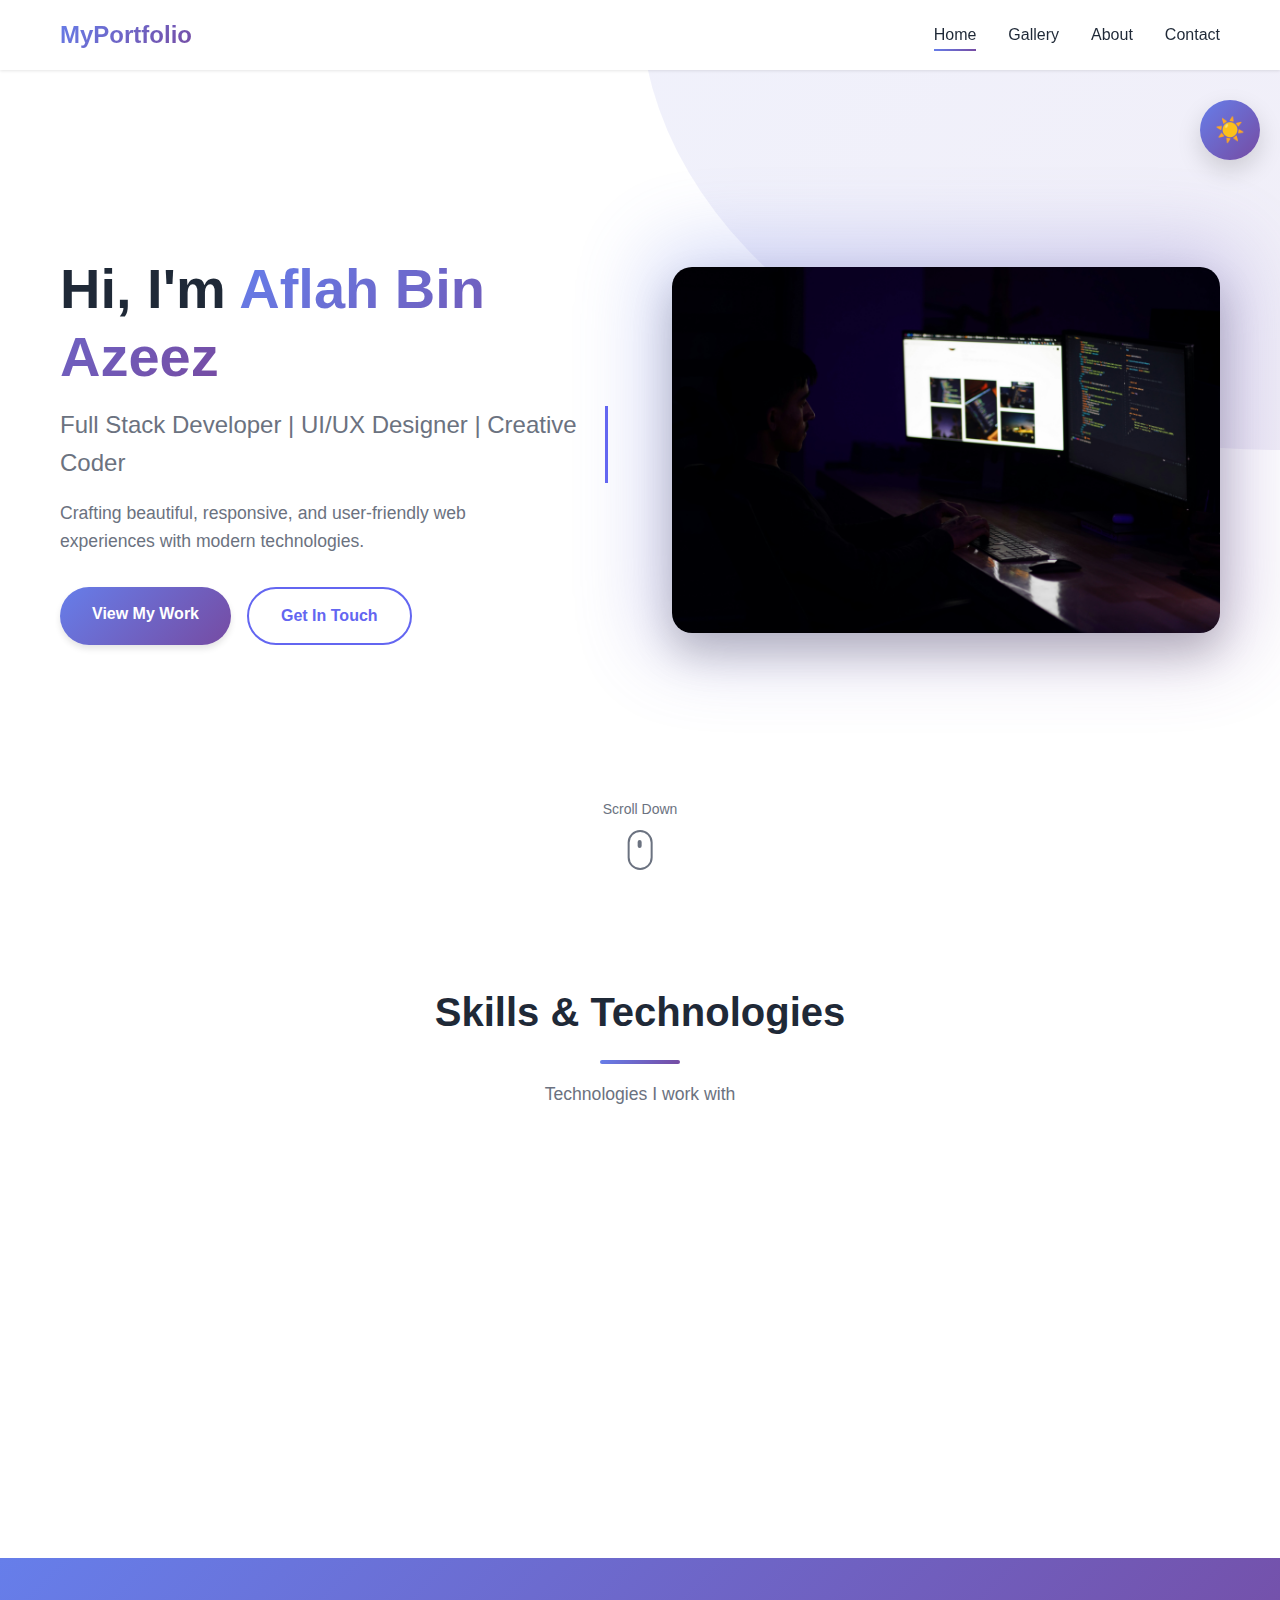
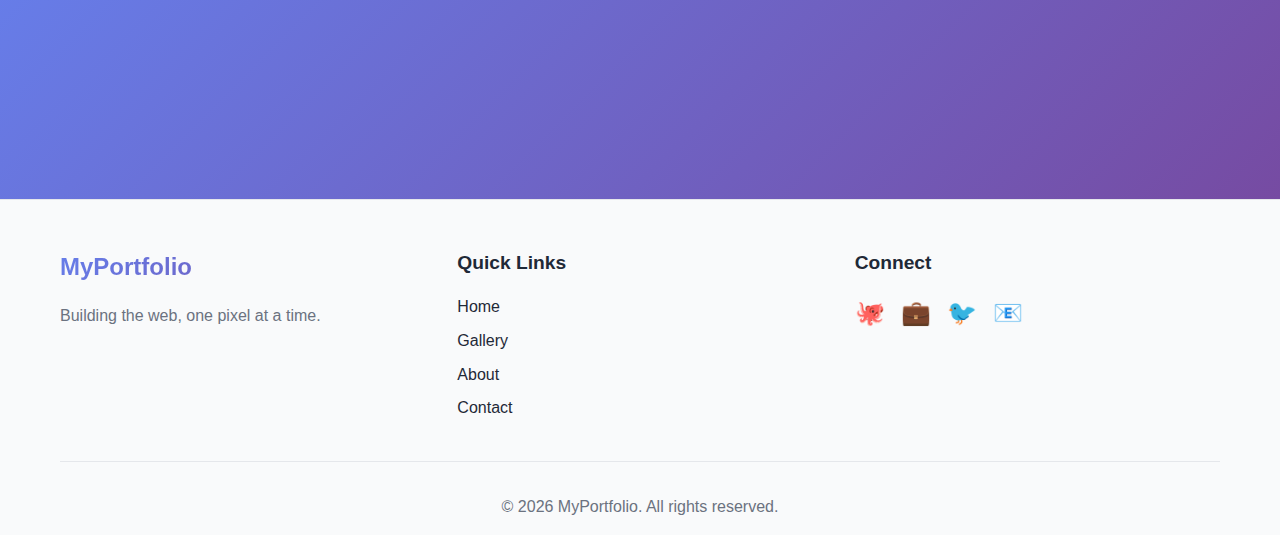
<file: index.html>
<!DOCTYPE html>
<html lang="en">
<head>
    <meta charset="UTF-8">
    <meta name="viewport" content="width=device-width, initial-scale=1.0">
    <meta name="description" content="Modern Portfolio Website - Full Stack Developer">
    <title>Portfolio - Home</title>
    <!-- Link to external CSS -->
    <link rel="stylesheet" href="css/style.css">
</head>
<body>
    <!-- Theme Toggle Button -->
    <button id="themeToggle" class="theme-toggle" aria-label="Toggle dark mode">
        <span class="sun-icon">☀️</span>
        <span class="moon-icon">🌙</span>
    </button>

    <!-- Navigation Bar -->
    <nav class="navbar" id="navbar">
        <div class="container">
            <div class="nav-brand">
                <h2>MyPortfolio</h2>
            </div>
            <ul class="nav-menu" id="navMenu">
                <li><a href="index.html" class="nav-link active">Home</a></li>
                <li><a href="gallery.html" class="nav-link">Gallery</a></li>
                <li><a href="about.html" class="nav-link">About</a></li>
                <li><a href="contact.html" class="nav-link">Contact</a></li>
            </ul>
            <div class="hamburger" id="hamburger">
                <span></span>
                <span></span>
                <span></span>
            </div>
        </div>
    </nav>

    <!-- Hero Section with Animated Elements -->
    <section class="hero" id="home">
        <div class="container">
            <div class="hero-content fade-in">
                <h1 class="hero-title">
                    Hi, I'm <span class="gradient-text">Aflah Bin Azeez</span>
                </h1>
                <p class="hero-subtitle typing-text">Full Stack Developer | UI/UX Designer | Creative Coder</p>
                <p class="hero-description">
                    Crafting beautiful, responsive, and user-friendly web experiences with modern technologies.
                </p>
                <div class="hero-buttons">
                    <a href="gallery.html" class="btn btn-primary">View My Work</a>
                    <a href="contact.html" class="btn btn-secondary">Get In Touch</a>
                </div>
            </div>
            <div class="hero-image fade-in">
                <div class="floating-card">
                    <div class="card-glow"></div>
                    <img src="images/hero-illustration.jpg" alt="Developer Illustration" onerror="this.src='images/placeholder.jpg'">
                </div>
            </div>
        </div>
        
        <!-- Scroll Down Indicator -->
        <div class="scroll-indicator">
            <span>Scroll Down</span>
            <div class="mouse"></div>
        </div>
    </section>

    <!-- Skills Section -->
    <section class="skills" id="skills">
        <div class="container">
            <h2 class="section-title">Skills & Technologies</h2>
            <p class="section-subtitle">Technologies I work with</p>
            
            <div class="skills-grid">
                <div class="skill-card" data-aos="fade-up">
                    <div class="skill-icon">💻</div>
                    <h3>Frontend Development</h3>
                    <div class="skill-tags">
                        <span>HTML5</span>
                        <span>CSS3</span>
                        <span>JavaScript</span>
                    </div>
                </div>
                
                <div class="skill-card" data-aos="fade-up" data-aos-delay="100">
                    <div class="skill-icon">🎨</div>
                    <h3>UI/UX Design</h3>
                    <div class="skill-tags">
                        <span>Figma</span>
                        <span>Adobe XD</span>
                        <span>Responsive</span>
                    </div>
                </div>
                
                <div class="skill-card" data-aos="fade-up" data-aos-delay="200">
                    <div class="skill-icon">⚡</div>
                    <h3>Performance</h3>
                    <div class="skill-tags">
                        <span>Optimization</span>
                        <span>SEO</span>
                        <span>Accessibility</span>
                    </div>
                </div>
                
                <div class="skill-card" data-aos="fade-up" data-aos-delay="300">
                    <div class="skill-icon">🚀</div>
                    <h3>Deployment</h3>
                    <div class="skill-tags">
                        <span>GitHub</span>
                        <span>Netlify</span>
                        <span>Vercel</span>
                    </div>
                </div>
            </div>
        </div>
    </section>

    <!-- Stats Counter Section -->
    <section class="stats">
        <div class="container">
            <div class="stats-grid">
                <div class="stat-item" data-aos="zoom-in">
                    <h3 class="stat-number" data-target="50">0</h3>
                    <p>Projects Completed</p>
                </div>
                <div class="stat-item" data-aos="zoom-in" data-aos-delay="100">
                    <h3 class="stat-number" data-target="100">0</h3>
                    <p>Happy Clients</p>
                </div>
                <div class="stat-item" data-aos="zoom-in" data-aos-delay="200">
                    <h3 class="stat-number" data-target="3">0</h3>
                    <p>Years Experience</p>
                </div>
                <div class="stat-item" data-aos="zoom-in" data-aos-delay="300">
                    <h3 class="stat-number" data-target="15">0</h3>
                    <p>Awards Won</p>
                </div>
            </div>
        </div>
    </section>

    <!-- Footer -->
    <footer class="footer">
        <div class="container">
            <div class="footer-content">
                <div class="footer-section">
                    <h3>MyPortfolio</h3>
                    <p>Building the web, one pixel at a time.</p>
                </div>
                <div class="footer-section">
                    <h4>Quick Links</h4>
                    <ul>
                        <li><a href="index.html">Home</a></li>
                        <li><a href="gallery.html">Gallery</a></li>
                        <li><a href="about.html">About</a></li>
                        <li><a href="contact.html">Contact</a></li>
                    </ul>
                </div>
                <div class="footer-section">
                    <h4>Connect</h4>
                    <div class="social-links">
                        <a href="#" aria-label="GitHub">🐙</a>
                        <a href="#" aria-label="LinkedIn">💼</a>
                        <a href="#" aria-label="Twitter">🐦</a>
                        <a href="#" aria-label="Email">📧</a>
                    </div>
                </div>
            </div>
            <div class="footer-bottom">
                <p>&copy; 2026 MyPortfolio. All rights reserved.</p>
            </div>
        </div>
    </footer>

    <!-- Link to external JavaScript -->
    <script src="js/script.js"></script>
</body>
</html>
</file>
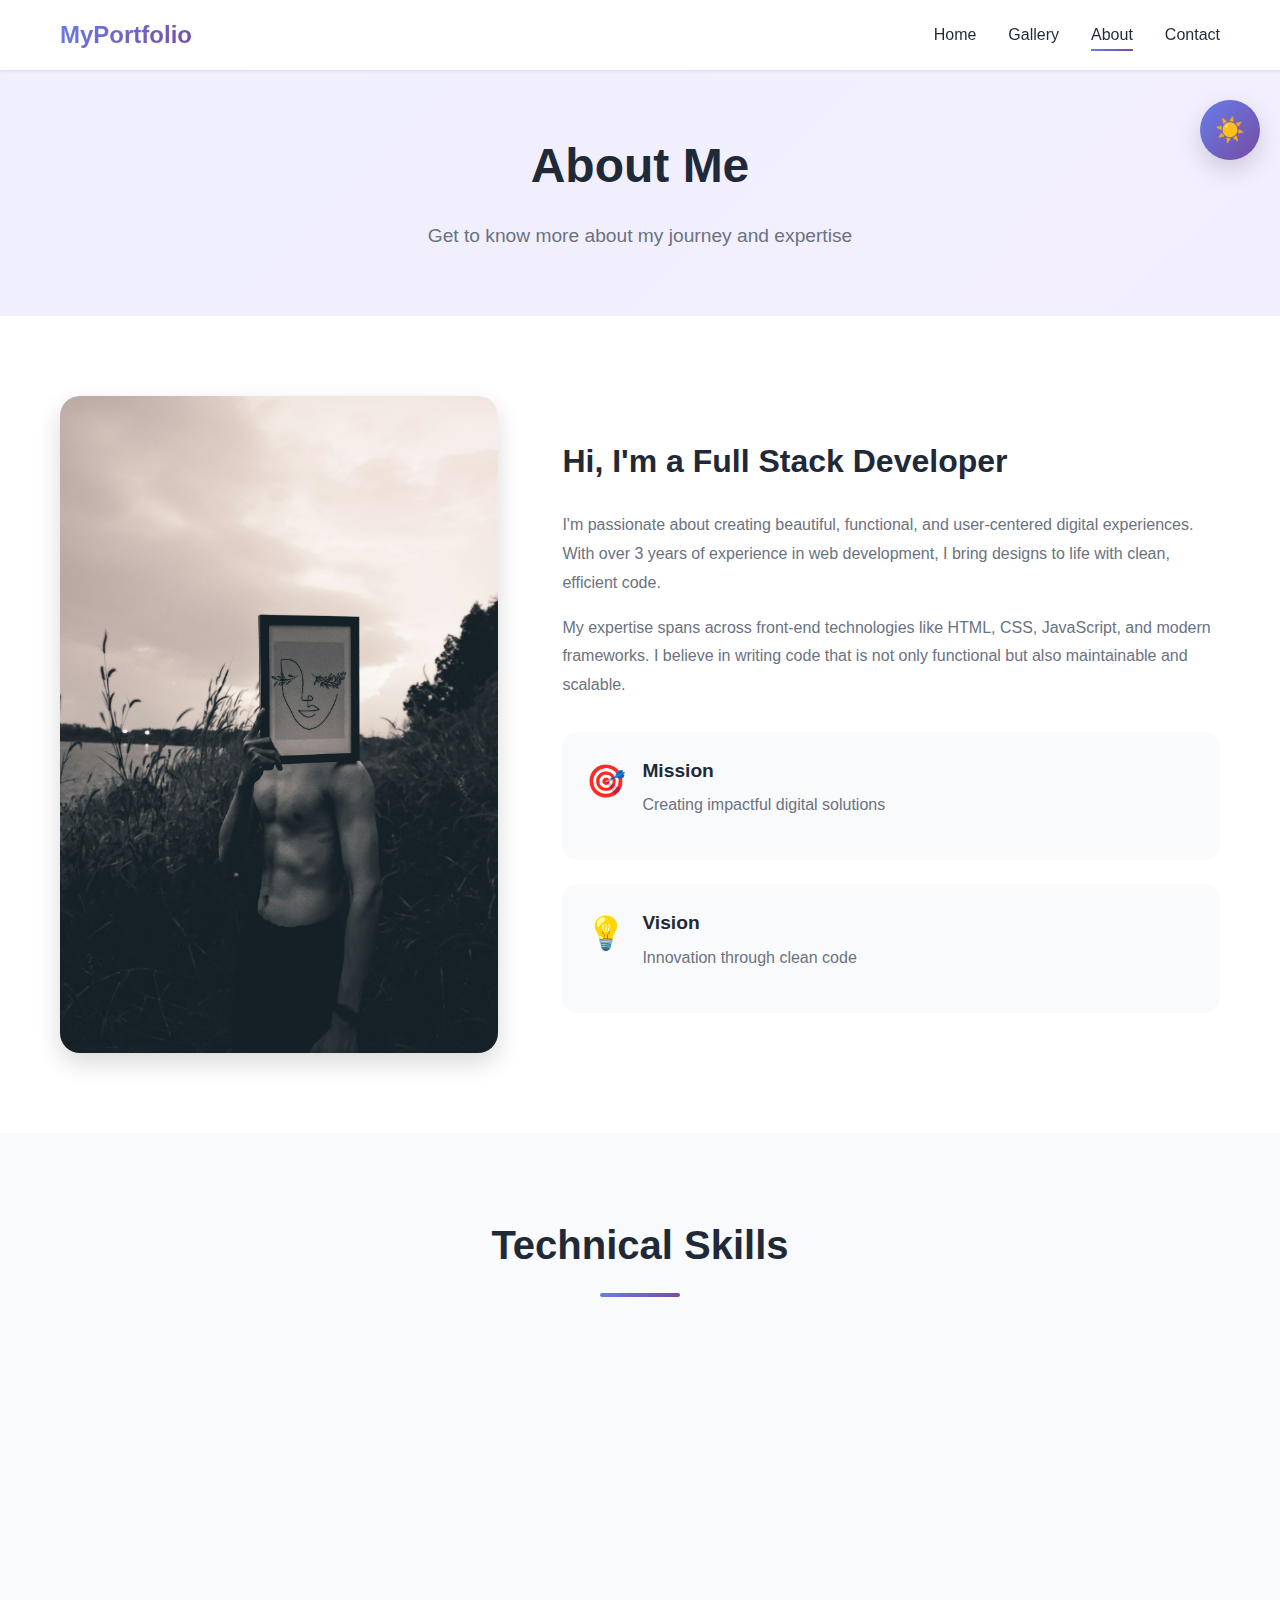
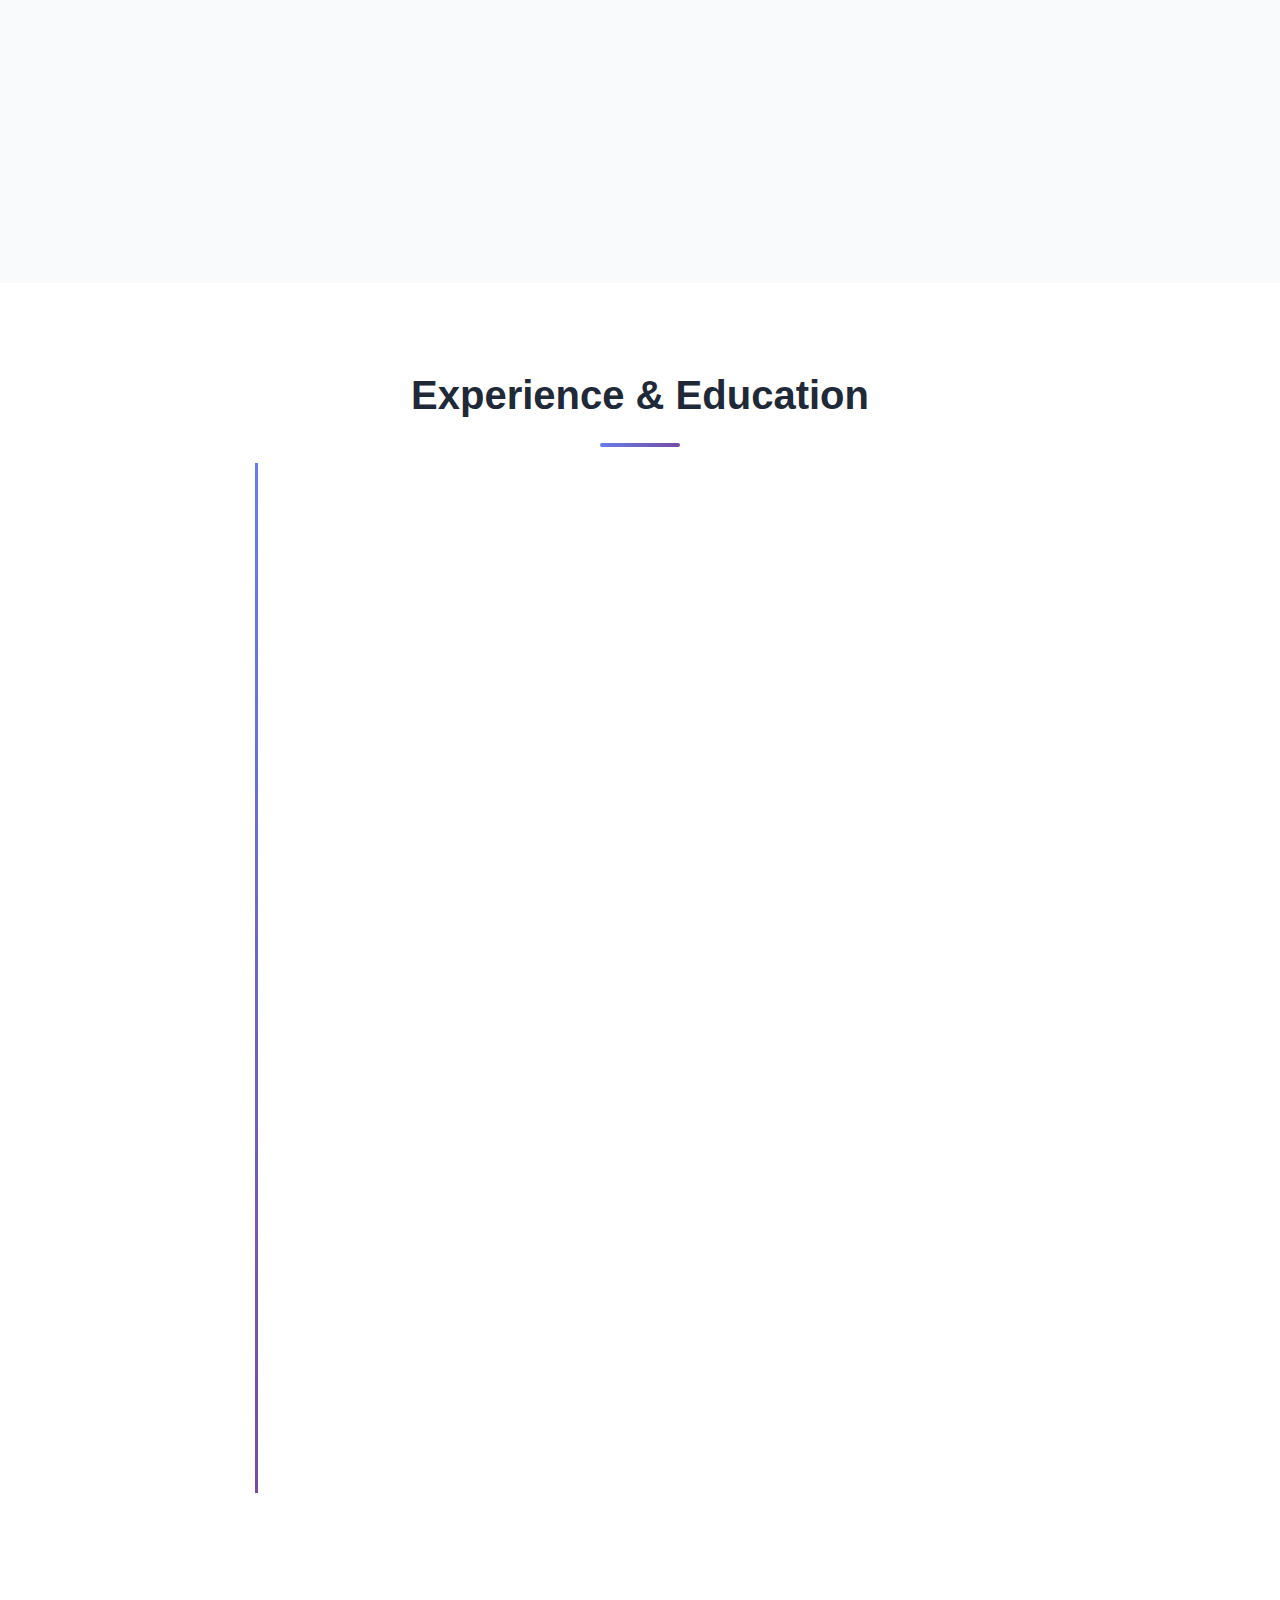
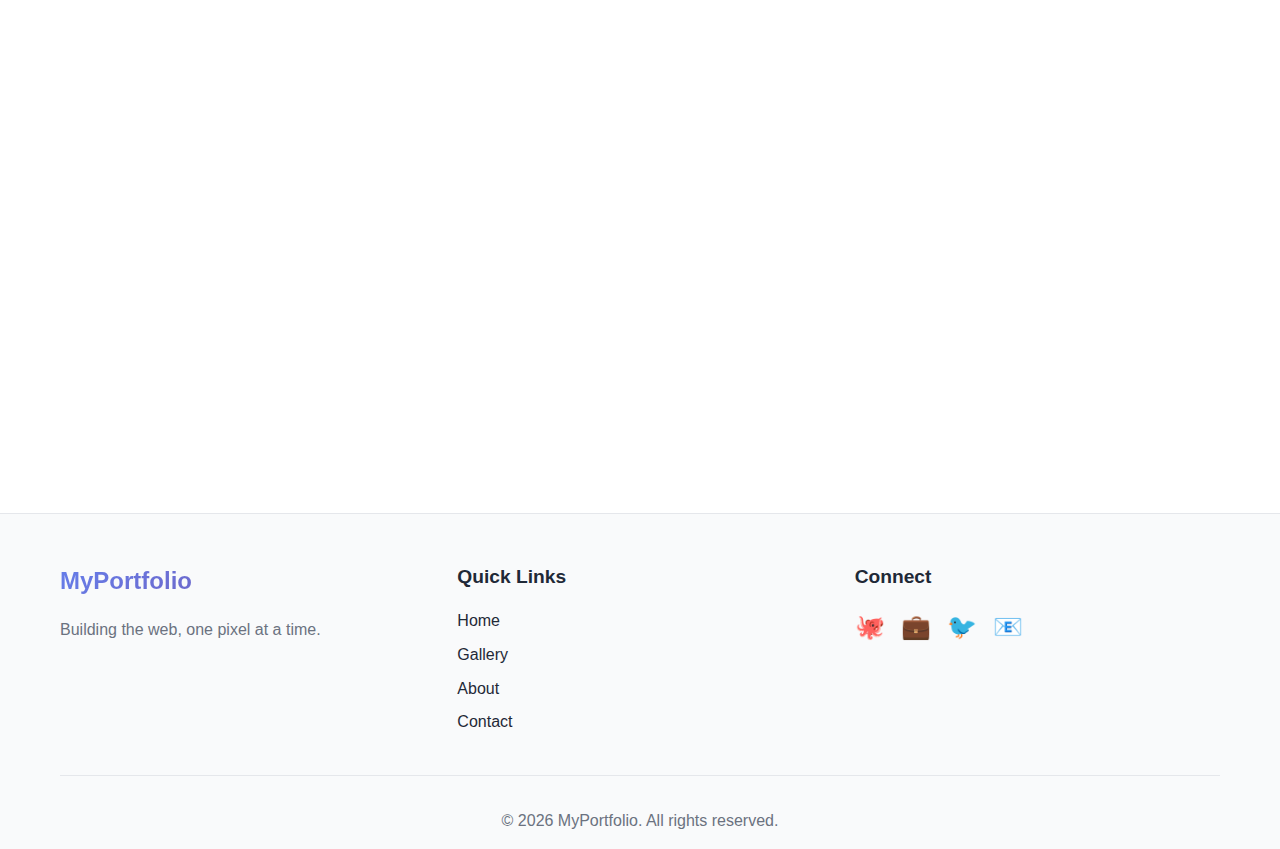
<file: about.html>
<!DOCTYPE html>
<html lang="en">
<head>
    <meta charset="UTF-8">
    <meta name="viewport" content="width=device-width, initial-scale=1.0">
    <meta name="description" content="About Me - Full Stack Developer">
    <title>Portfolio - About</title>
    <link rel="stylesheet" href="css/style.css">
</head>
<body>
    <!-- Theme Toggle Button -->
    <button id="themeToggle" class="theme-toggle" aria-label="Toggle dark mode">
        <span class="sun-icon">☀️</span>
        <span class="moon-icon">🌙</span>
    </button>

    <!-- Navigation Bar -->
    <nav class="navbar" id="navbar">
        <div class="container">
            <div class="nav-brand">
                <h2>MyPortfolio</h2>
            </div>
            <ul class="nav-menu" id="navMenu">
                <li><a href="index.html" class="nav-link">Home</a></li>
                <li><a href="gallery.html" class="nav-link">Gallery</a></li>
                <li><a href="about.html" class="nav-link active">About</a></li>
                <li><a href="contact.html" class="nav-link">Contact</a></li>
            </ul>
            <div class="hamburger" id="hamburger">
                <span></span>
                <span></span>
                <span></span>
            </div>
        </div>
    </nav>

    <!-- Page Header -->
    <section class="page-header">
        <div class="container">
            <h1 class="page-title">About Me</h1>
            <p class="page-subtitle">Get to know more about my journey and expertise</p>
        </div>
    </section>

    <!-- About Content -->
    <section class="about-section">
        <div class="container">
            <div class="about-grid">
                <div class="about-image" data-aos="fade-right">
                    <div class="image-wrapper">
                        <img src="images/profile.jpg" alt="Profile Picture" onerror="this.src='images/placeholder.jpg'">
                        <div class="image-decoration"></div>
                    </div>
                </div>
                
                <div class="about-content" data-aos="fade-left">
                    <h2>Hi, I'm a Full Stack Developer</h2>
                    <p>
                        I'm passionate about creating beautiful, functional, and user-centered digital experiences. 
                        With over 3 years of experience in web development, I bring designs to life with clean, 
                        efficient code.
                    </p>
                    <p>
                        My expertise spans across front-end technologies like HTML, CSS, JavaScript, and modern 
                        frameworks. I believe in writing code that is not only functional but also maintainable 
                        and scalable.
                    </p>
                    
                    <div class="about-highlights">
                        <div class="highlight-item">
                            <span class="highlight-icon">🎯</span>
                            <div>
                                <h4>Mission</h4>
                                <p>Creating impactful digital solutions</p>
                            </div>
                        </div>
                        <div class="highlight-item">
                            <span class="highlight-icon">💡</span>
                            <div>
                                <h4>Vision</h4>
                                <p>Innovation through clean code</p>
                            </div>
                        </div>
                    </div>
                </div>
            </div>
        </div>
    </section>

    <!-- Skills Progress Bars -->
    <section class="skills-progress-section">
        <div class="container">
            <h2 class="section-title">Technical Skills</h2>
            
            <div class="skills-progress-grid">
                <div class="skill-progress" data-aos="fade-up">
                    <div class="skill-header">
                        <span>HTML5</span>
                        <span class="skill-percentage">95%</span>
                    </div>
                    <div class="progress-bar">
                        <div class="progress-fill" data-progress="95"></div>
                    </div>
                </div>
                
                <div class="skill-progress" data-aos="fade-up" data-aos-delay="100">
                    <div class="skill-header">
                        <span>CSS3 & Sass</span>
                        <span class="skill-percentage">90%</span>
                    </div>
                    <div class="progress-bar">
                        <div class="progress-fill" data-progress="90"></div>
                    </div>
                </div>
                
                <div class="skill-progress" data-aos="fade-up" data-aos-delay="200">
                    <div class="skill-header">
                        <span>JavaScript</span>
                        <span class="skill-percentage">85%</span>
                    </div>
                    <div class="progress-bar">
                        <div class="progress-fill" data-progress="85"></div>
                    </div>
                </div>
                
                <div class="skill-progress" data-aos="fade-up" data-aos-delay="300">
                    <div class="skill-header">
                        <span>React</span>
                        <span class="skill-percentage">80%</span>
                    </div>
                    <div class="progress-bar">
                        <div class="progress-fill" data-progress="80"></div>
                    </div>
                </div>
                
                <div class="skill-progress" data-aos="fade-up" data-aos-delay="400">
                    <div class="skill-header">
                        <span>UI/UX Design</span>
                        <span class="skill-percentage">88%</span>
                    </div>
                    <div class="progress-bar">
                        <div class="progress-fill" data-progress="88"></div>
                    </div>
                </div>
                
                <div class="skill-progress" data-aos="fade-up" data-aos-delay="500">
                    <div class="skill-header">
                        <span>Git & GitHub</span>
                        <span class="skill-percentage">92%</span>
                    </div>
                    <div class="progress-bar">
                        <div class="progress-fill" data-progress="92"></div>
                    </div>
                </div>
            </div>
        </div>
    </section>

    <!-- Experience Timeline -->
    <section class="timeline-section">
        <div class="container">
            <h2 class="section-title">Experience & Education</h2>
            
            <div class="timeline">
                <div class="timeline-item" data-aos="fade-up">
                    <div class="timeline-dot"></div>
                    <div class="timeline-content">
                        <div class="timeline-date">2024 - Present</div>
                        <h3>Senior Frontend Developer</h3>
                        <p class="timeline-company">Tech Solutions Inc.</p>
                        <p>Leading frontend development for enterprise applications using modern web technologies.</p>
                    </div>
                </div>
                
                <div class="timeline-item" data-aos="fade-up" data-aos-delay="100">
                    <div class="timeline-dot"></div>
                    <div class="timeline-content">
                        <div class="timeline-date">2022 - 2024</div>
                        <h3>Frontend Developer</h3>
                        <p class="timeline-company">Digital Agency Ltd.</p>
                        <p>Developed responsive websites and web applications for various clients.</p>
                    </div>
                </div>
                
                <div class="timeline-item" data-aos="fade-up" data-aos-delay="200">
                    <div class="timeline-dot"></div>
                    <div class="timeline-content">
                        <div class="timeline-date">2020 - 2022</div>
                        <h3>Junior Web Developer</h3>
                        <p class="timeline-company">StartUp Co.</p>
                        <p>Built and maintained company websites and internal tools.</p>
                    </div>
                </div>
                
                <div class="timeline-item" data-aos="fade-up" data-aos-delay="300">
                    <div class="timeline-dot"></div>
                    <div class="timeline-content">
                        <div class="timeline-date">2016 - 2020</div>
                        <h3>Bachelor's in Computer Science</h3>
                        <p class="timeline-company">Calicut University</p>
                        <p>Graduated with honors, specializing in web technologies and software engineering.</p>
                    </div>
                </div>
            </div>
        </div>
    </section>

    <!-- Call to Action -->
    <section class="cta-section">
        <div class="container">
            <div class="cta-content" data-aos="zoom-in">
                <h2>Let's Work Together</h2>
                <p>Have a project in mind? Let's discuss how I can help bring your ideas to life.</p>
                <a href="contact.html" class="btn btn-primary">Get In Touch</a>
            </div>
        </div>
    </section>

    <!-- Footer -->
    <footer class="footer">
        <div class="container">
            <div class="footer-content">
                <div class="footer-section">
                    <h3>MyPortfolio</h3>
                    <p>Building the web, one pixel at a time.</p>
                </div>
                <div class="footer-section">
                    <h4>Quick Links</h4>
                    <ul>
                        <li><a href="index.html">Home</a></li>
                        <li><a href="gallery.html">Gallery</a></li>
                        <li><a href="about.html">About</a></li>
                        <li><a href="contact.html">Contact</a></li>
                    </ul>
                </div>
                <div class="footer-section">
                    <h4>Connect</h4>
                    <div class="social-links">
                        <a href="#" aria-label="GitHub">🐙</a>
                        <a href="#" aria-label="LinkedIn">💼</a>
                        <a href="#" aria-label="Twitter">🐦</a>
                        <a href="#" aria-label="Email">📧</a>
                    </div>
                </div>
            </div>
            <div class="footer-bottom">
                <p>&copy; 2026 MyPortfolio. All rights reserved.</p>
            </div>
        </div>
    </footer>

    <script src="js/script.js"></script>
</body>
</html>
</file>
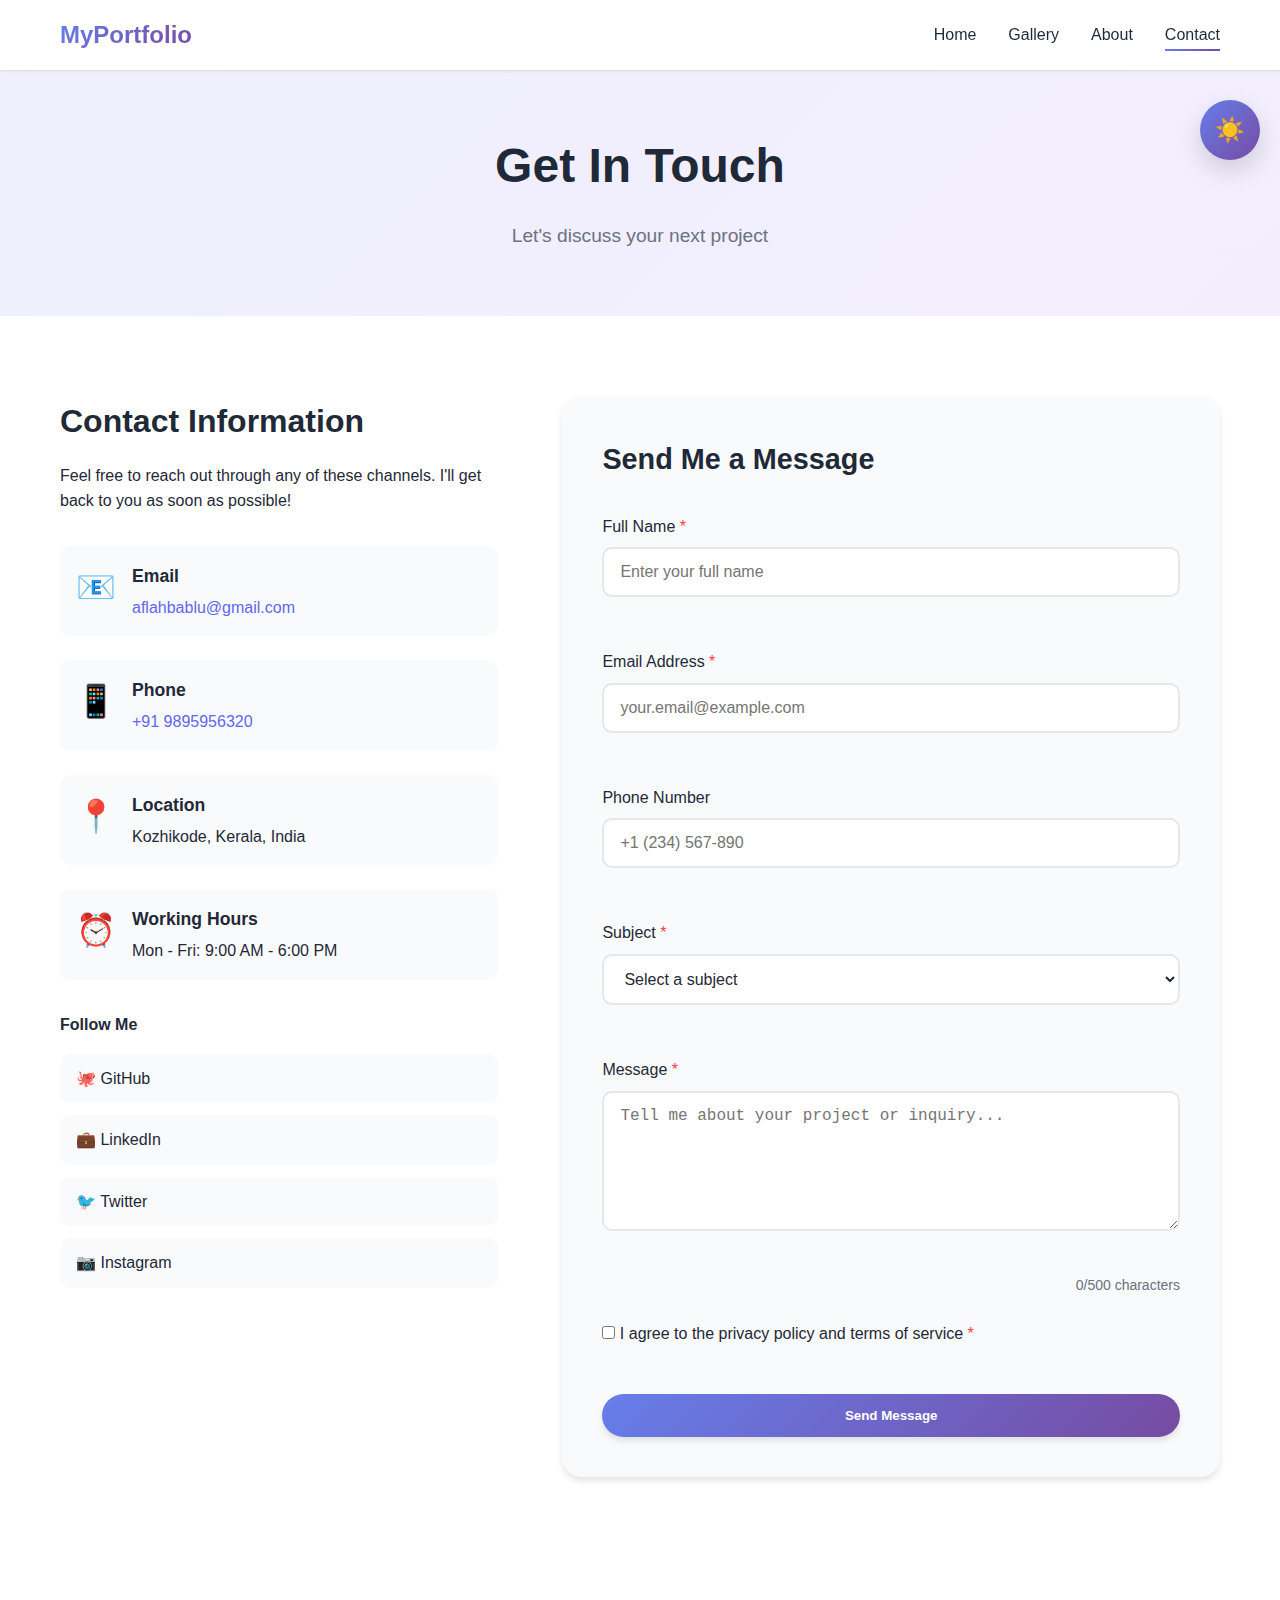
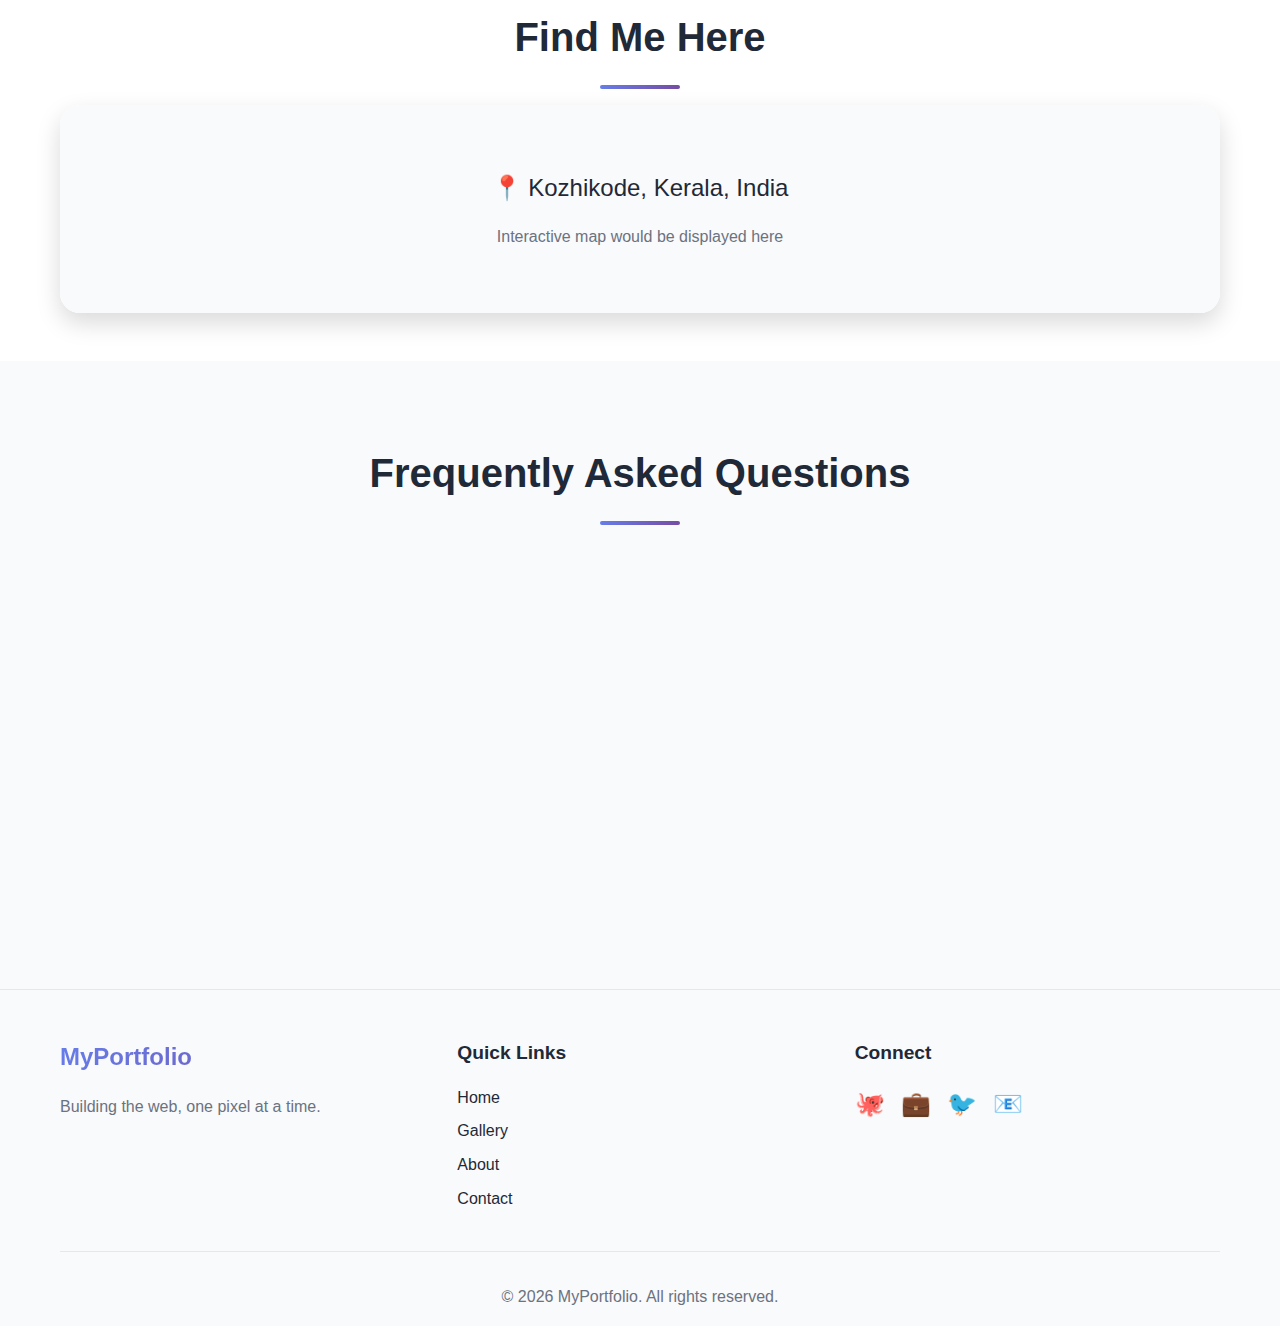
<file: contact.html>
<!DOCTYPE html>
<html lang="en">
<head>
    <meta charset="UTF-8">
    <meta name="viewport" content="width=device-width, initial-scale=1.0">
    <meta name="description" content="Contact Me - Get In Touch">
    <title>Portfolio - Contact</title>
    <link rel="stylesheet" href="css/style.css">
</head>
<body>
    <!-- Theme Toggle Button -->
    <button id="themeToggle" class="theme-toggle" aria-label="Toggle dark mode">
        <span class="sun-icon">☀️</span>
        <span class="moon-icon">🌙</span>
    </button>

    <!-- Navigation Bar -->
    <nav class="navbar" id="navbar">
        <div class="container">
            <div class="nav-brand">
                <h2>MyPortfolio</h2>
            </div>
            <ul class="nav-menu" id="navMenu">
                <li><a href="index.html" class="nav-link">Home</a></li>
                <li><a href="gallery.html" class="nav-link">Gallery</a></li>
                <li><a href="about.html" class="nav-link">About</a></li>
                <li><a href="contact.html" class="nav-link active">Contact</a></li>
            </ul>
            <div class="hamburger" id="hamburger">
                <span></span>
                <span></span>
                <span></span>
            </div>
        </div>
    </nav>

    <!-- Page Header -->
    <section class="page-header">
        <div class="container">
            <h1 class="page-title">Get In Touch</h1>
            <p class="page-subtitle">Let's discuss your next project</p>
        </div>
    </section>

    <!-- Contact Section -->
    <section class="contact-section">
        <div class="container">
            <div class="contact-grid">
                <!-- Contact Info -->
                <div class="contact-info" data-aos="fade-right">
                    <h2>Contact Information</h2>
                    <p>Feel free to reach out through any of these channels. I'll get back to you as soon as possible!</p>
                    
                    <div class="contact-details">
                        <div class="contact-item">
                            <div class="contact-icon">📧</div>
                            <div>
                                <h4>Email</h4>
                                <a href="mailto:aflahbablu@gmail.com">aflahbablu@gmail.com</a>
                            </div>
                        </div>
                        
                        <div class="contact-item">
                            <div class="contact-icon">📱</div>
                            <div>
                                <h4>Phone</h4>
                                <a href="tel:+919895956320">+91 9895956320</a>
                            </div>
                        </div>
                        
                        <div class="contact-item">
                            <div class="contact-icon">📍</div>
                            <div>
                                <h4>Location</h4>
                                <p>Kozhikode, Kerala, India</p>
                            </div>
                        </div>
                        
                        <div class="contact-item">
                            <div class="contact-icon">⏰</div>
                            <div>
                                <h4>Working Hours</h4>
                                <p>Mon - Fri: 9:00 AM - 6:00 PM</p>
                            </div>
                        </div>
                    </div>
                    
                    <div class="social-links-contact">
                        <h4>Follow Me</h4>
                        <div class="social-icons">
                            <a href="#" class="social-icon" aria-label="GitHub">🐙 GitHub</a>
                            <a href="#" class="social-icon" aria-label="LinkedIn">💼 LinkedIn</a>
                            <a href="#" class="social-icon" aria-label="Twitter">🐦 Twitter</a>
                            <a href="#" class="social-icon" aria-label="Instagram">📷 Instagram</a>
                        </div>
                    </div>
                </div>
                
                <!-- Contact Form with Validation -->
                <div class="contact-form-wrapper" data-aos="fade-left">
                    <form id="contactForm" class="contact-form" novalidate>
                        <h3>Send Me a Message</h3>
                        
                        <!-- Name Field -->
                        <div class="form-group">
                            <label for="name">Full Name <span class="required">*</span></label>
                            <input 
                                type="text" 
                                id="name" 
                                name="name" 
                                placeholder="Enter your full name"
                                required
                                minlength="3"
                            >
                            <span class="error-message" id="nameError"></span>
                        </div>
                        
                        <!-- Email Field -->
                        <div class="form-group">
                            <label for="email">Email Address <span class="required">*</span></label>
                            <input 
                                type="email" 
                                id="email" 
                                name="email" 
                                placeholder="your.email@example.com"
                                required
                            >
                            <span class="error-message" id="emailError"></span>
                        </div>
                        
                        <!-- Phone Field -->
                        <div class="form-group">
                            <label for="phone">Phone Number</label>
                            <input 
                                type="tel" 
                                id="phone" 
                                name="phone" 
                                placeholder="+1 (234) 567-890"
                                pattern="[0-9+\-\s()]+"
                            >
                            <span class="error-message" id="phoneError"></span>
                        </div>
                        
                        <!-- Subject Field -->
                        <div class="form-group">
                            <label for="subject">Subject <span class="required">*</span></label>
                            <select id="subject" name="subject" required>
                                <option value="">Select a subject</option>
                                <option value="general">General Inquiry</option>
                                <option value="project">Project Discussion</option>
                                <option value="collaboration">Collaboration</option>
                                <option value="hiring">Job Opportunity</option>
                                <option value="other">Other</option>
                            </select>
                            <span class="error-message" id="subjectError"></span>
                        </div>
                        
                        <!-- Message Field -->
                        <div class="form-group">
                            <label for="message">Message <span class="required">*</span></label>
                            <textarea 
                                id="message" 
                                name="message" 
                                rows="6" 
                                placeholder="Tell me about your project or inquiry..."
                                required
                                minlength="10"
                            ></textarea>
                            <span class="error-message" id="messageError"></span>
                            <span class="char-count">
                                <span id="charCount">0</span>/500 characters
                            </span>
                        </div>
                        
                        <!-- Agreement Checkbox -->
                        <div class="form-group checkbox-group">
                            <label class="checkbox-label">
                                <input 
                                    type="checkbox" 
                                    id="agreement" 
                                    name="agreement"
                                    required
                                >
                                <span>I agree to the privacy policy and terms of service <span class="required">*</span></span>
                            </label>
                            <span class="error-message" id="agreementError"></span>
                        </div>
                        
                        <!-- Submit Button -->
                        <button type="submit" class="btn btn-primary btn-submit">
                            <span class="btn-text">Send Message</span>
                            <span class="btn-loading">Sending...</span>
                        </button>
                    </form>
                    
                    <!-- Success Message -->
                    <div class="form-success" id="formSuccess">
                        <div class="success-icon">✓</div>
                        <h3>Message Sent Successfully!</h3>
                        <p>Thank you for reaching out. I'll get back to you within 24 hours.</p>
                        <button class="btn btn-secondary" onclick="resetForm()">Send Another Message</button>
                    </div>
                </div>
            </div>
        </div>
    </section>

    <!-- Map Section (Optional) -->
    <section class="map-section">
        <div class="container">
            <h2 class="section-title">Find Me Here</h2>
            <div class="map-wrapper">
                <div class="map-placeholder">
                    <p>📍 Kozhikode, Kerala, India</p>
                    <p class="map-note">Interactive map would be displayed here</p>
                </div>
            </div>
        </div>
    </section>

    <!-- FAQ Section -->
    <section class="faq-section">
        <div class="container">
            <h2 class="section-title">Frequently Asked Questions</h2>
            
            <div class="faq-accordion">
                <div class="faq-item" data-aos="fade-up">
                    <button class="faq-question">
                        <span>What services do you offer?</span>
                        <span class="faq-icon">+</span>
                    </button>
                    <div class="faq-answer">
                        <p>I specialize in front-end web development, UI/UX design, responsive website creation, and web application development using HTML, CSS, JavaScript, and modern frameworks.</p>
                    </div>
                </div>
                
                <div class="faq-item" data-aos="fade-up" data-aos-delay="100">
                    <button class="faq-question">
                        <span>How long does a typical project take?</span>
                        <span class="faq-icon">+</span>
                    </button>
                    <div class="faq-answer">
                        <p>Project timelines vary based on complexity and requirements. A simple website typically takes 2-4 weeks, while more complex applications may take 6-12 weeks or longer.</p>
                    </div>
                </div>
                
                <div class="faq-item" data-aos="fade-up" data-aos-delay="200">
                    <button class="faq-question">
                        <span>What is your design process?</span>
                        <span class="faq-icon">+</span>
                    </button>
                    <div class="faq-answer">
                        <p>My process includes: initial consultation, research and planning, design mockups, development, testing, and deployment. I maintain regular communication throughout each phase.</p>
                    </div>
                </div>
                
                <div class="faq-item" data-aos="fade-up" data-aos-delay="300">
                    <button class="faq-question">
                        <span>Do you offer maintenance and support?</span>
                        <span class="faq-icon">+</span>
                    </button>
                    <div class="faq-answer">
                        <p>Yes! I provide ongoing maintenance and support packages to ensure your website stays up-to-date, secure, and performing optimally.</p>
                    </div>
                </div>
            </div>
        </div>
    </section>

    <!-- Footer -->
    <footer class="footer">
        <div class="container">
            <div class="footer-content">
                <div class="footer-section">
                    <h3>MyPortfolio</h3>
                    <p>Building the web, one pixel at a time.</p>
                </div>
                <div class="footer-section">
                    <h4>Quick Links</h4>
                    <ul>
                        <li><a href="index.html">Home</a></li>
                        <li><a href="gallery.html">Gallery</a></li>
                        <li><a href="about.html">About</a></li>
                        <li><a href="contact.html">Contact</a></li>
                    </ul>
                </div>
                <div class="footer-section">
                    <h4>Connect</h4>
                    <div class="social-links">
                        <a href="#" aria-label="GitHub">🐙</a>
                        <a href="#" aria-label="LinkedIn">💼</a>
                        <a href="#" aria-label="Twitter">🐦</a>
                        <a href="#" aria-label="Email">📧</a>
                    </div>
                </div>
            </div>
            <div class="footer-bottom">
                <p>&copy; 2026 MyPortfolio. All rights reserved.</p>
            </div>
        </div>
    </footer>

    <script src="js/script.js"></script>
</body>
</html>
</file>
<file: css/style.css>
/* ============================================
   MODERN PORTFOLIO WEBSITE - COMPLETE CSS
   ============================================ */

/* ========== CSS VARIABLES ========== */
:root {
  /* Light Mode Colors */
  --primary-color: #6366f1;
  --secondary-color: #8b5cf6;
  --accent-color: #ec4899;
  --text-primary: #1f2937;
  --text-secondary: #6b7280;
  --bg-primary: #ffffff;
  --bg-secondary: #f9fafb;
  --bg-accent: #f3f4f6;
  --border-color: #e5e7eb;
  --shadow-sm: 0 1px 3px rgba(0,0,0,0.1);
  --shadow-md: 0 4px 6px rgba(0,0,0,0.1);
  --shadow-lg: 0 10px 25px rgba(0,0,0,0.15);
  --shadow-xl: 0 20px 40px rgba(0,0,0,0.2);
  
  /* Gradients */
  --gradient-primary: linear-gradient(135deg, #667eea 0%, #764ba2 100%);
  --gradient-secondary: linear-gradient(135deg, #f093fb 0%, #f5576c 100%);
  --gradient-success: linear-gradient(135deg, #4facfe 0%, #00f2fe 100%);
  
  /* Transitions */
  --transition-fast: 0.2s ease;
  --transition-normal: 0.3s ease;
  --transition-slow: 0.5s ease;
}

/* Dark Mode Variables */
[data-theme="dark"] {
  --text-primary: #f9fafb;
  --text-secondary: #d1d5db;
  --bg-primary: #111827;
  --bg-secondary: #1f2937;
  --bg-accent: #374151;
  --border-color: #4b5563;
  --shadow-sm: 0 1px 3px rgba(0,0,0,0.3);
  --shadow-md: 0 4px 6px rgba(0,0,0,0.4);
  --shadow-lg: 0 10px 25px rgba(0,0,0,0.5);
  --shadow-xl: 0 20px 40px rgba(0,0,0,0.6);
}

/* ========== RESET & BASE STYLES ========== */
* {
  margin: 0;
  padding: 0;
  box-sizing: border-box;
}

html {
  scroll-behavior: smooth;
  font-size: 16px;
}

body {
  font-family: -apple-system, BlinkMacSystemFont, 'Segoe UI', Roboto, Oxygen, Ubuntu, Cantarell, sans-serif;
  line-height: 1.6;
  color: var(--text-primary);
  background-color: var(--bg-primary);
  transition: background-color var(--transition-normal), color var(--transition-normal);
  overflow-x: hidden;
}

img {
  max-width: 100%;
  height: auto;
  display: block;
}

a {
  text-decoration: none;
  color: inherit;
  transition: var(--transition-fast);
}

ul {
  list-style: none;
}

button {
  border: none;
  background: none;
  cursor: pointer;
  font-family: inherit;
}

/* ========== CONTAINER ========== */
.container {
  max-width: 1200px;
  margin: 0 auto;
  padding: 0 20px;
}

/* ========== THEME TOGGLE BUTTON ========== */
.theme-toggle {
  position: fixed;
  top: 100px;
  right: 20px;
  width: 60px;
  height: 60px;
  border-radius: 50%;
  background: var(--gradient-primary);
  box-shadow: var(--shadow-lg);
  z-index: 1000;
  display: flex;
  align-items: center;
  justify-content: center;
  font-size: 24px;
  transition: transform var(--transition-normal);
}

.theme-toggle:hover {
  transform: scale(1.1) rotate(15deg);
}

.theme-toggle .moon-icon {
  display: none;
}

[data-theme="dark"] .theme-toggle .sun-icon {
  display: none;
}

[data-theme="dark"] .theme-toggle .moon-icon {
  display: block;
}

/* ========== NAVIGATION BAR ========== */
.navbar {
  position: fixed;
  top: 0;
  left: 0;
  width: 100%;
  background: var(--bg-primary);
  box-shadow: var(--shadow-sm);
  z-index: 999;
  transition: all var(--transition-normal);
}

.navbar.scrolled {
  box-shadow: var(--shadow-md);
  backdrop-filter: blur(10px);
  background: rgba(255, 255, 255, 0.95);
}

[data-theme="dark"] .navbar.scrolled {
  background: rgba(17, 24, 39, 0.95);
}

.navbar .container {
  display: flex;
  align-items: center;
  justify-content: space-between;
  padding: 1rem 20px;
}

.nav-brand h2 {
  background: var(--gradient-primary);
  -webkit-background-clip: text;
  -webkit-text-fill-color: transparent;
  background-clip: text;
  font-size: 1.5rem;
}

.nav-menu {
  display: flex;
  gap: 2rem;
  align-items: center;
}

.nav-link {
  font-weight: 500;
  position: relative;
  padding: 0.5rem 0;
}

.nav-link::after {
  content: '';
  position: absolute;
  bottom: 0;
  left: 0;
  width: 0;
  height: 2px;
  background: var(--gradient-primary);
  transition: width var(--transition-normal);
}

.nav-link:hover::after,
.nav-link.active::after {
  width: 100%;
}

.hamburger {
  display: none;
  flex-direction: column;
  gap: 5px;
  cursor: pointer;
}

.hamburger span {
  width: 25px;
  height: 3px;
  background: var(--text-primary);
  transition: var(--transition-normal);
}

/* ========== HERO SECTION ========== */
.hero {
  min-height: 100vh;
  display: flex;
  align-items: center;
  padding-top: 80px;
  position: relative;
  overflow: hidden;
}

.hero::before {
  content: '';
  position: absolute;
  top: -50%;
  right: -50%;
  width: 100%;
  height: 100%;
  background: var(--gradient-primary);
  opacity: 0.1;
  border-radius: 50%;
  z-index: -1;
}

.hero .container {
  display: grid;
  grid-template-columns: 1fr 1fr;
  gap: 4rem;
  align-items: center;
}

.hero-content {
  animation: fadeInUp 0.8s ease;
}

.hero-title {
  font-size: 3.5rem;
  font-weight: 700;
  margin-bottom: 1rem;
  line-height: 1.2;
}

.gradient-text {
  background: var(--gradient-primary);
  -webkit-background-clip: text;
  -webkit-text-fill-color: transparent;
  background-clip: text;
}

.hero-subtitle {
  font-size: 1.5rem;
  color: var(--text-secondary);
  margin-bottom: 1rem;
}

.typing-text {
  border-right: 3px solid var(--primary-color);
  animation: typing 3.5s steps(40) infinite;
}

.hero-description {
  font-size: 1.1rem;
  color: var(--text-secondary);
  margin-bottom: 2rem;
  max-width: 500px;
}

.hero-buttons {
  display: flex;
  gap: 1rem;
  flex-wrap: wrap;
}

.hero-image {
  animation: fadeIn 1s ease 0.3s both;
}

.floating-card {
  position: relative;
  animation: float 6s ease-in-out infinite;
}

.floating-card img {
  border-radius: 20px;
  box-shadow: var(--shadow-xl);
}

.card-glow {
  position: absolute;
  inset: -20px;
  background: var(--gradient-primary);
  border-radius: 30px;
  opacity: 0.3;
  filter: blur(40px);
  z-index: -1;
}

/* ========== BUTTONS ========== */
.btn {
  display: inline-block;
  padding: 0.875rem 2rem;
  border-radius: 50px;
  font-weight: 600;
  transition: all var(--transition-normal);
  position: relative;
  overflow: hidden;
}

.btn::before {
  content: '';
  position: absolute;
  top: 50%;
  left: 50%;
  width: 0;
  height: 0;
  border-radius: 50%;
  background: rgba(255,255,255,0.3);
  transform: translate(-50%, -50%);
  transition: width var(--transition-slow), height var(--transition-slow);
}

.btn:hover::before {
  width: 300px;
  height: 300px;
}

.btn-primary {
  background: var(--gradient-primary);
  color: white;
  box-shadow: var(--shadow-md);
}

.btn-primary:hover {
  box-shadow: var(--shadow-lg);
  transform: translateY(-2px);
}

.btn-secondary {
  border: 2px solid var(--primary-color);
  color: var(--primary-color);
}

.btn-secondary:hover {
  background: var(--primary-color);
  color: white;
}

/* ========== SCROLL INDICATOR ========== */
.scroll-indicator {
  position: absolute;
  bottom: 30px;
  left: 50%;
  transform: translateX(-50%);
  display: flex;
  flex-direction: column;
  align-items: center;
  gap: 10px;
  color: var(--text-secondary);
  font-size: 0.875rem;
  animation: bounce 2s infinite;
}

.mouse {
  width: 25px;
  height: 40px;
  border: 2px solid var(--text-secondary);
  border-radius: 15px;
  position: relative;
}

.mouse::before {
  content: '';
  position: absolute;
  top: 8px;
  left: 50%;
  transform: translateX(-50%);
  width: 4px;
  height: 8px;
  background: var(--text-secondary);
  border-radius: 2px;
  animation: scroll 1.5s infinite;
}

/* ========== SECTIONS ========== */
section {
  padding: 5rem 0;
}

.section-title {
  font-size: 2.5rem;
  font-weight: 700;
  text-align: center;
  margin-bottom: 1rem;
  position: relative;
}

.section-title::after {
  content: '';
  display: block;
  width: 80px;
  height: 4px;
  background: var(--gradient-primary);
  margin: 1rem auto;
  border-radius: 2px;
}

.section-subtitle {
  text-align: center;
  color: var(--text-secondary);
  font-size: 1.1rem;
  margin-bottom: 3rem;
}

/* ========== PAGE HEADER ========== */
.page-header {
  padding: 8rem 0 4rem;
  text-align: center;
  background: linear-gradient(135deg, rgba(99, 102, 241, 0.1) 0%, rgba(139, 92, 246, 0.1) 100%);
}

.page-title {
  font-size: 3rem;
  font-weight: 700;
  margin-bottom: 1rem;
}

.page-subtitle {
  font-size: 1.2rem;
  color: var(--text-secondary);
}

/* ========== SKILLS SECTION ========== */
.skills-grid {
  display: grid;
  grid-template-columns: repeat(auto-fit, minmax(250px, 1fr));
  gap: 2rem;
  margin-top: 3rem;
}

.skill-card {
  padding: 2rem;
  background: var(--bg-secondary);
  border-radius: 15px;
  text-align: center;
  transition: all var(--transition-normal);
  border: 2px solid transparent;
}

.skill-card:hover {
  transform: translateY(-10px);
  box-shadow: var(--shadow-lg);
  border-color: var(--primary-color);
}

.skill-icon {
  font-size: 3rem;
  margin-bottom: 1rem;
}

.skill-card h3 {
  font-size: 1.3rem;
  margin-bottom: 1rem;
}

.skill-tags {
  display: flex;
  gap: 0.5rem;
  flex-wrap: wrap;
  justify-content: center;
}

.skill-tags span {
  padding: 0.4rem 1rem;
  background: var(--bg-accent);
  border-radius: 20px;
  font-size: 0.875rem;
  color: var(--text-secondary);
}

/* ========== STATS SECTION ========== */
.stats {
  background: var(--gradient-primary);
  color: white;
  padding: 4rem 0;
}

.stats-grid {
  display: grid;
  grid-template-columns: repeat(auto-fit, minmax(200px, 1fr));
  gap: 2rem;
}

.stat-item {
  text-align: center;
}

.stat-number {
  font-size: 3rem;
  font-weight: 700;
  margin-bottom: 0.5rem;
}

.stat-item p {
  font-size: 1.1rem;
  opacity: 0.9;
}

/* ========== CAROUSEL/SLIDER ========== */
.carousel-section {
  padding: 5rem 0;
  background: var(--bg-secondary);
}

.carousel-container {
  position: relative;
  max-width: 900px;
  margin: 0 auto;
  padding: 0 60px;
}

.carousel-wrapper {
  overflow: hidden;
  border-radius: 20px;
}

.carousel-track {
  display: flex;
  transition: transform 0.5s ease;
}

.carousel-slide {
  min-width: 100%;
  opacity: 0;
  transition: opacity 0.5s ease;
}

.carousel-slide.active {
  opacity: 1;
}

.slide-content {
  position: relative;
  border-radius: 15px;
  overflow: hidden;
  box-shadow: var(--shadow-lg);
}

.slide-content img {
  width: 100%;
  height: 500px;
  object-fit: cover;
}

.slide-info {
  position: absolute;
  bottom: 0;
  left: 0;
  right: 0;
  padding: 2rem;
  background: linear-gradient(to top, rgba(0,0,0,0.9), transparent);
  color: white;
}

.slide-info h3 {
  font-size: 1.8rem;
  margin-bottom: 0.5rem;
}

.slide-tag {
  display: inline-block;
  padding: 0.3rem 1rem;
  background: rgba(255,255,255,0.2);
  border-radius: 20px;
  font-size: 0.875rem;
  margin-top: 1rem;
  backdrop-filter: blur(10px);
}

.carousel-btn {
  position: absolute;
  top: 50%;
  transform: translateY(-50%);
  width: 50px;
  height: 50px;
  border-radius: 50%;
  background: white;
  color: var(--primary-color);
  font-size: 1.5rem;
  box-shadow: var(--shadow-md);
  transition: var(--transition-normal);
  z-index: 10;
}

.carousel-btn:hover {
  background: var(--primary-color);
  color: white;
  transform: translateY(-50%) scale(1.1);
}

.carousel-btn.prev {
  left: 0;
}

.carousel-btn.next {
  right: 0;
}

.carousel-indicators {
  display: flex;
  justify-content: center;
  gap: 10px;
  margin-top: 2rem;
}

.indicator {
  width: 12px;
  height: 12px;
  border-radius: 50%;
  background: var(--border-color);
  transition: var(--transition-normal);
}

.indicator.active,
.indicator:hover {
  background: var(--primary-color);
  transform: scale(1.2);
}

/* ========== GALLERY SECTION ========== */
.gallery-section {
  padding: 5rem 0;
}

.filter-buttons {
  display: flex;
  justify-content: center;
  gap: 1rem;
  flex-wrap: wrap;
  margin: 2rem 0;
}

.filter-btn {
  padding: 0.75rem 1.5rem;
  border-radius: 25px;
  background: var(--bg-secondary);
  color: var(--text-primary);
  font-weight: 500;
  transition: var(--transition-normal);
}

.filter-btn:hover,
.filter-btn.active {
  background: var(--gradient-primary);
  color: white;
  box-shadow: var(--shadow-md);
}

.sort-options {
  display: flex;
  align-items: center;
  justify-content: center;
  gap: 1rem;
  margin: 2rem 0;
}

.sort-select {
  padding: 0.75rem 1.5rem;
  border: 2px solid var(--border-color);
  border-radius: 10px;
  background: var(--bg-primary);
  color: var(--text-primary);
  font-size: 1rem;
  cursor: pointer;
  transition: var(--transition-normal);
}

.sort-select:focus {
  outline: none;
  border-color: var(--primary-color);
}

.gallery-grid {
  display: grid;
  grid-template-columns: repeat(auto-fill, minmax(300px, 1fr));
  gap: 2rem;
  margin-top: 3rem;
}

.gallery-item {
  opacity: 1;
  transform: scale(1);
  transition: all 0.5s ease;
}

.gallery-item.hide {
  opacity: 0;
  transform: scale(0.8);
  height: 0;
  margin: 0;
  padding: 0;
  overflow: hidden;
}

.gallery-item-inner {
  position: relative;
  border-radius: 15px;
  overflow: hidden;
  box-shadow: var(--shadow-md);
  transition: var(--transition-normal);
}

.gallery-item-inner:hover {
  transform: translateY(-5px);
  box-shadow: var(--shadow-lg);
}

.gallery-item img {
  width: 100%;
  height: 300px;
  object-fit: cover;
  transition: transform 0.5s ease;
}

.gallery-item:hover img {
  transform: scale(1.1);
}

.gallery-overlay {
  position: absolute;
  inset: 0;
  background: linear-gradient(to top, rgba(0,0,0,0.9), rgba(0,0,0,0.3));
  display: flex;
  flex-direction: column;
  justify-content: flex-end;
  padding: 1.5rem;
  opacity: 0;
  transition: opacity var(--transition-normal);
  color: white;
}

.gallery-item:hover .gallery-overlay {
  opacity: 1;
}

.gallery-overlay h3 {
  font-size: 1.5rem;
  margin-bottom: 0.5rem;
}

.view-btn {
  margin-top: 1rem;
  padding: 0.5rem 1.5rem;
  background: white;
  color: var(--primary-color);
  border-radius: 25px;
  font-weight: 600;
  align-self: flex-start;
  transition: var(--transition-normal);
}

.view-btn:hover {
  background: var(--primary-color);
  color: white;
}

/* ========== MODAL ========== */
.modal {
  display: none;
  position: fixed;
  inset: 0;
  background: rgba(0,0,0,0.8);
  z-index: 1000;
  align-items: center;
  justify-content: center;
  animation: fadeIn 0.3s ease;
}

.modal.active {
  display: flex;
}

.modal-content {
  background: var(--bg-primary);
  border-radius: 20px;
  max-width: 600px;
  width: 90%;
  max-height: 80vh;
  overflow-y: auto;
  position: relative;
  animation: slideUp 0.3s ease;
}

.modal-close {
  position: absolute;
  top: 1rem;
  right: 1rem;
  width: 40px;
  height: 40px;
  border-radius: 50%;
  background: var(--bg-accent);
  font-size: 1.5rem;
  color: var(--text-primary);
  transition: var(--transition-normal);
}

.modal-close:hover {
  background: var(--primary-color);
  color: white;
  transform: rotate(90deg);
}

.modal-body {
  padding: 3rem 2rem;
}

/* ========== CONTACT FORM ========== */
.contact-section {
  padding: 5rem 0;
}

.contact-grid {
  display: grid;
  grid-template-columns: 1fr 1.5fr;
  gap: 4rem;
  align-items: start;
}

.contact-info h2 {
  font-size: 2rem;
  margin-bottom: 1rem;
}

.contact-details {
  margin: 2rem 0;
}

.contact-item {
  display: flex;
  gap: 1rem;
  margin-bottom: 1.5rem;
  padding: 1rem;
  background: var(--bg-secondary);
  border-radius: 10px;
}

.contact-icon {
  font-size: 2rem;
  flex-shrink: 0;
}

.contact-item h4 {
  margin-bottom: 0.3rem;
  font-size: 1.1rem;
}

.contact-item a {
  color: var(--primary-color);
}

.social-links-contact {
  margin-top: 2rem;
}

.social-icons {
  display: flex;
  flex-direction: column;
  gap: 0.75rem;
  margin-top: 1rem;
}

.social-icon {
  padding: 0.75rem 1rem;
  background: var(--bg-secondary);
  border-radius: 10px;
  transition: var(--transition-normal);
}

.social-icon:hover {
  background: var(--primary-color);
  color: white;
  transform: translateX(5px);
}

.contact-form-wrapper {
  position: relative;
}

.contact-form {
  background: var(--bg-secondary);
  padding: 2.5rem;
  border-radius: 20px;
  box-shadow: var(--shadow-md);
}

.contact-form h3 {
  font-size: 1.8rem;
  margin-bottom: 2rem;
}

.form-group {
  margin-bottom: 1.5rem;
}

.form-group label {
  display: block;
  margin-bottom: 0.5rem;
  font-weight: 500;
  color: var(--text-primary);
}

.required {
  color: #ef4444;
}

.form-group input,
.form-group select,
.form-group textarea {
  width: 100%;
  padding: 0.875rem 1rem;
  border: 2px solid var(--border-color);
  border-radius: 10px;
  background: var(--bg-primary);
  color: var(--text-primary);
  font-size: 1rem;
  transition: var(--transition-normal);
}

.form-group input:focus,
.form-group select:focus,
.form-group textarea:focus {
  outline: none;
  border-color: var(--primary-color);
  box-shadow: 0 0 0 3px rgba(99, 102, 241, 0.1);
}

.form-group input.error,
.form-group select.error,
.form-group textarea.error {
  border-color: #ef4444;
}

.error-message {
  display: block;
  color: #ef4444;
  font-size: 0.875rem;
  margin-top: 0.5rem;
  min-height: 20px;
}

.char-count {
  display: block;
  text-align: right;
  color: var(--text-secondary);
  font-size: 0.875rem;
  margin-top: 0.5rem;
}

.checkbox-group {
  display: flex;
  align-items: start;
}

.checkbox-label {
  display: flex;
  align-items: start;
  gap: 0.75rem;
  cursor: pointer;
}

.checkbox-label input[type="checkbox"] {
  width: auto;
  margin-top: 0.2rem;
  cursor: pointer;
}

.btn-submit {
  width: 100%;
  position: relative;
  margin-top: 1rem;
}

.btn-submit.loading .btn-text {
  opacity: 0;
}

.btn-submit .btn-loading {
  display: none;
}

.btn-submit.loading .btn-loading {
  display: block;
}

.form-success {
  display: none;
  text-align: center;
  padding: 3rem;
  background: var(--bg-secondary);
  border-radius: 20px;
  box-shadow: var(--shadow-md);
}

.form-success.active {
  display: block;
}

.success-icon {
  width: 80px;
  height: 80px;
  margin: 0 auto 1rem;
  background: var(--gradient-success);
  border-radius: 50%;
  display: flex;
  align-items: center;
  justify-content: center;
  font-size: 3rem;
  color: white;
  animation: scaleIn 0.5s ease;
}

.form-success h3 {
  font-size: 1.8rem;
  margin-bottom: 1rem;
  color: var(--text-primary);
}

/* ========== ABOUT PAGE ========== */
.about-section {
  padding: 5rem 0;
}

.about-grid {
  display: grid;
  grid-template-columns: 1fr 1.5fr;
  gap: 4rem;
  align-items: center;
}

.about-image {
  position: relative;
}

.image-wrapper {
  position: relative;
  border-radius: 20px;
  overflow: hidden;
  box-shadow: var(--shadow-lg);
}

.image-wrapper img {
  width: 100%;
  height: auto;
  display: block;
}

.image-decoration {
  position: absolute;
  inset: -15px;
  border: 3px solid var(--primary-color);
  border-radius: 20px;
  z-index: -1;
}

.about-content h2 {
  font-size: 2rem;
  margin-bottom: 1.5rem;
}

.about-content p {
  color: var(--text-secondary);
  margin-bottom: 1rem;
  line-height: 1.8;
}

.about-highlights {
  margin-top: 2rem;
  display: flex;
  flex-direction: column;
  gap: 1.5rem;
}

.highlight-item {
  display: flex;
  gap: 1rem;
  padding: 1.5rem;
  background: var(--bg-secondary);
  border-radius: 15px;
}

.highlight-icon {
  font-size: 2rem;
  flex-shrink: 0;
}

.highlight-item h4 {
  margin-bottom: 0.3rem;
  font-size: 1.2rem;
}

/* ========== SKILLS PROGRESS ========== */
.skills-progress-section {
  padding: 5rem 0;
  background: var(--bg-secondary);
}

.skills-progress-grid {
  max-width: 800px;
  margin: 0 auto;
}

.skill-progress {
  margin-bottom: 2rem;
}

.skill-header {
  display: flex;
  justify-content: space-between;
  margin-bottom: 0.75rem;
  font-weight: 600;
}

.progress-bar {
  height: 12px;
  background: var(--bg-accent);
  border-radius: 10px;
  overflow: hidden;
  box-shadow: inset 0 2px 4px rgba(0,0,0,0.1);
}

.progress-fill {
  height: 100%;
  background: var(--gradient-primary);
  border-radius: 10px;
  width: 0;
  transition: width 1.5s ease;
}

/* ========== TIMELINE ========== */
.timeline-section {
  padding: 5rem 0;
}

.timeline {
  max-width: 800px;
  margin: 0 auto;
  position: relative;
  padding-left: 50px;
}

.timeline::before {
  content: '';
  position: absolute;
  left: 15px;
  top: 0;
  bottom: 0;
  width: 3px;
  background: var(--gradient-primary);
}

.timeline-item {
  position: relative;
  margin-bottom: 3rem;
}

.timeline-dot {
  position: absolute;
  left: -35px;
  top: 5px;
  width: 20px;
  height: 20px;
  border-radius: 50%;
  background: var(--primary-color);
  border: 4px solid var(--bg-primary);
  box-shadow: 0 0 0 4px rgba(99, 102, 241, 0.2);
}

.timeline-content {
  background: var(--bg-secondary);
  padding: 2rem;
  border-radius: 15px;
  box-shadow: var(--shadow-md);
  transition: var(--transition-normal);
}

.timeline-content:hover {
  transform: translateX(5px);
  box-shadow: var(--shadow-lg);
}

.timeline-date {
  display: inline-block;
  padding: 0.3rem 1rem;
  background: var(--gradient-primary);
  color: white;
  border-radius: 20px;
  font-size: 0.875rem;
  font-weight: 600;
  margin-bottom: 1rem;
}

.timeline-content h3 {
  font-size: 1.5rem;
  margin-bottom: 0.5rem;
}

.timeline-company {
  color: var(--primary-color);
  font-weight: 600;
  margin-bottom: 0.75rem;
}

/* ========== FAQ SECTION ========== */
.faq-section {
  padding: 5rem 0;
  background: var(--bg-secondary);
}

.faq-accordion {
  max-width: 800px;
  margin: 0 auto;
}

.faq-item {
  margin-bottom: 1rem;
  background: var(--bg-primary);
  border-radius: 10px;
  overflow: hidden;
  box-shadow: var(--shadow-sm);
}

.faq-question {
  width: 100%;
  padding: 1.5rem;
  display: flex;
  justify-content: space-between;
  align-items: center;
  text-align: left;
  font-size: 1.1rem;
  font-weight: 600;
  color: var(--text-primary);
  cursor: pointer;
  transition: var(--transition-normal);
}

.faq-question:hover {
  background: var(--bg-secondary);
}

.faq-icon {
  font-size: 1.5rem;
  color: var(--primary-color);
  transition: transform var(--transition-normal);
}

.faq-item.active .faq-icon {
  transform: rotate(45deg);
}

.faq-answer {
  max-height: 0;
  overflow: hidden;
  transition: max-height 0.3s ease, padding 0.3s ease;
  padding: 0 1.5rem;
  color: var(--text-secondary);
  line-height: 1.8;
}

.faq-item.active .faq-answer {
  max-height: 500px;
  padding: 0 1.5rem 1.5rem;
}

/* ========== MAP SECTION ========== */
.map-section {
  padding: 3rem 0;
}

.map-wrapper {
  border-radius: 20px;
  overflow: hidden;
  box-shadow: var(--shadow-lg);
}

.map-placeholder {
  background: var(--bg-secondary);
  padding: 4rem 2rem;
  text-align: center;
  font-size: 1.5rem;
}

.map-note {
  font-size: 1rem;
  color: var(--text-secondary);
  margin-top: 1rem;
}

/* ========== CTA SECTION ========== */
.cta-section {
  padding: 5rem 0;
}

.cta-content {
  text-align: center;
  padding: 4rem 2rem;
  background: var(--gradient-primary);
  border-radius: 30px;
  color: white;
}

.cta-content h2 {
  font-size: 2.5rem;
  margin-bottom: 1rem;
}

.cta-content p {
  font-size: 1.2rem;
  margin-bottom: 2rem;
  opacity: 0.9;
}

.cta-content .btn {
  background: white;
  color: var(--primary-color);
}

.cta-content .btn:hover {
  transform: translateY(-3px);
  box-shadow: 0 10px 30px rgba(0,0,0,0.3);
}

/* ========== FOOTER ========== */
.footer {
  background: var(--bg-secondary);
  padding: 3rem 0 1rem;
  border-top: 1px solid var(--border-color);
}

.footer-content {
  display: grid;
  grid-template-columns: repeat(auto-fit, minmax(250px, 1fr));
  gap: 2rem;
  margin-bottom: 2rem;
}

.footer-section h3 {
  font-size: 1.5rem;
  margin-bottom: 1rem;
  background: var(--gradient-primary);
  -webkit-background-clip: text;
  -webkit-text-fill-color: transparent;
  background-clip: text;
}

.footer-section h4 {
  font-size: 1.2rem;
  margin-bottom: 1rem;
}

.footer-section p {
  color: var(--text-secondary);
  line-height: 1.8;
}

.footer-section ul li {
  margin-bottom: 0.5rem;
}

.footer-section ul li a:hover {
  color: var(--primary-color);
}

.social-links {
  display: flex;
  gap: 1rem;
  font-size: 1.5rem;
}

.social-links a {
  transition: var(--transition-normal);
}

.social-links a:hover {
  transform: translateY(-3px);
  filter: brightness(1.2);
}

.footer-bottom {
  text-align: center;
  padding-top: 2rem;
  border-top: 1px solid var(--border-color);
  color: var(--text-secondary);
}

/* ========== ANIMATIONS ========== */
@keyframes fadeIn {
  from {
    opacity: 0;
  }
  to {
    opacity: 1;
  }
}

@keyframes fadeInUp {
  from {
    opacity: 0;
    transform: translateY(30px);
  }
  to {
    opacity: 1;
    transform: translateY(0);
  }
}

@keyframes slideUp {
  from {
    transform: translateY(50px);
    opacity: 0;
  }
  to {
    transform: translateY(0);
    opacity: 1;
  }
}

@keyframes float {
  0%, 100% {
    transform: translateY(0);
  }
  50% {
    transform: translateY(-20px);
  }
}

@keyframes bounce {
  0%, 100% {
    transform: translateX(-50%) translateY(0);
  }
  50% {
    transform: translateX(-50%) translateY(-10px);
  }
}

@keyframes scroll {
  0% {
    transform: translateX(-50%) translateY(0);
    opacity: 1;
  }
  100% {
    transform: translateX(-50%) translateY(15px);
    opacity: 0;
  }
}

@keyframes typing {
  from {
    width: 0;
  }
  to {
    width: 100%;
  }
}

@keyframes scaleIn {
  from {
    transform: scale(0);
  }
  to {
    transform: scale(1);
  }
}

/* Animation utilities */
[data-aos] {
  opacity: 0;
  transition: all 0.8s ease;
}

[data-aos].aos-animate {
  opacity: 1;
}

[data-aos="fade-up"].aos-animate {
  transform: translateY(0);
}

[data-aos="fade-up"] {
  transform: translateY(30px);
}

[data-aos="fade-right"].aos-animate {
  transform: translateX(0);
}

[data-aos="fade-right"] {
  transform: translateX(-30px);
}

[data-aos="fade-left"].aos-animate {
  transform: translateX(0);
}

[data-aos="fade-left"] {
  transform: translateX(30px);
}

[data-aos="zoom-in"].aos-animate {
  transform: scale(1);
}

[data-aos="zoom-in"] {
  transform: scale(0.8);
}

/* ========== RESPONSIVE DESIGN ========== */
@media (max-width: 768px) {
  /* Navigation */
  .nav-menu {
    position: fixed;
    top: 70px;
    left: -100%;
    width: 100%;
    flex-direction: column;
    background: var(--bg-primary);
    padding: 2rem;
    box-shadow: var(--shadow-lg);
    transition: left var(--transition-normal);
  }
  
  .nav-menu.active {
    left: 0;
  }
  
  .hamburger {
    display: flex;
  }
  
  .hamburger.active span:nth-child(1) {
    transform: rotate(45deg) translate(7px, 7px);
  }
  
  .hamburger.active span:nth-child(2) {
    opacity: 0;
  }
  
  .hamburger.active span:nth-child(3) {
    transform: rotate(-45deg) translate(7px, -7px);
  }
  
  /* Hero */
  .hero .container {
    grid-template-columns: 1fr;
    gap: 2rem;
  }
  
  .hero-title {
    font-size: 2.5rem;
  }
  
  .hero-subtitle {
    font-size: 1.2rem;
  }
  
  /* Sections */
  .section-title {
    font-size: 2rem;
  }
  
  .page-title {
    font-size: 2.5rem;
  }
  
  /* Carousel */
  .carousel-container {
    padding: 0 40px;
  }
  
  .carousel-btn {
    width: 40px;
    height: 40px;
    font-size: 1.2rem;
  }
  
  .slide-content img {
    height: 350px;
  }
  
  /* Gallery */
  .gallery-grid {
    grid-template-columns: 1fr;
  }
  
  .filter-buttons {
    gap: 0.5rem;
  }
  
  .filter-btn {
    padding: 0.6rem 1.2rem;
    font-size: 0.9rem;
  }
  
  /* Contact */
  .contact-grid {
    grid-template-columns: 1fr;
    gap: 2rem;
  }
  
  /* About */
  .about-grid {
    grid-template-columns: 1fr;
    gap: 2rem;
  }
  
  /* Theme Toggle */
  .theme-toggle {
    width: 50px;
    height: 50px;
    top: 80px;
    right: 15px;
  }
}

@media (max-width: 480px) {
  html {
    font-size: 14px;
  }
  
  .hero-title {
    font-size: 2rem;
  }
  
  .hero-buttons {
    flex-direction: column;
    width: 100%;
  }
  
  .hero-buttons .btn {
    width: 100%;
  }
  
  .stats-grid {
    grid-template-columns: repeat(2, 1fr);
  }
  
  .slide-content img {
    height: 250px;
  }
}
</file>
